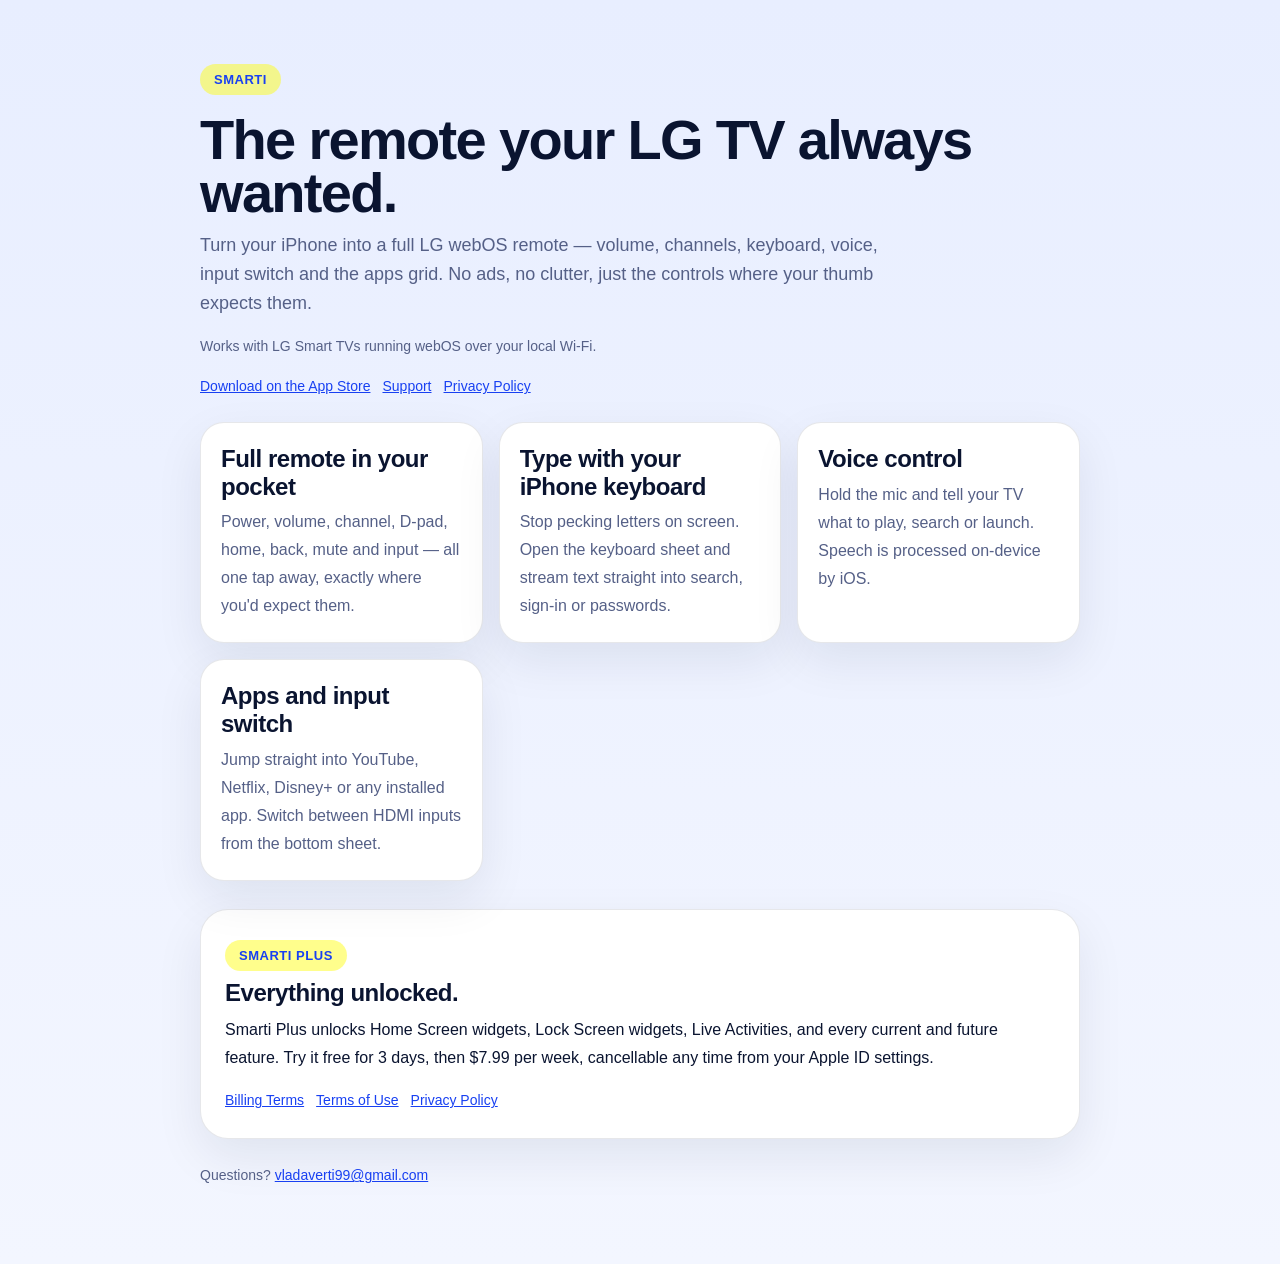
<file: index.html>
<!doctype html>
<html lang="en">
  <head>
    <meta charset="utf-8" />
    <meta name="viewport" content="width=device-width, initial-scale=1" />
    <title>Smarti — LG TV Remote</title>
    <link rel="stylesheet" href="./assets/legal.css" />
  </head>
  <body>
    <main class="page">
      <section class="hero">
        <span class="eyebrow">Smarti</span>
        <h1>The remote your LG TV always wanted.</h1>
        <p class="subtitle">
          Turn your iPhone into a full LG webOS remote — volume, channels, keyboard, voice, input switch and the apps grid.
          No ads, no clutter, just the controls where your thumb expects them.
        </p>
        <p class="meta">Works with LG Smart TVs running webOS over your local Wi-Fi.</p>
        <nav class="nav">
          <a href="https://apps.apple.com/app/id6757125273">Download on the App Store</a>
          <a href="./support/">Support</a>
          <a href="./privacy-policy/">Privacy Policy</a>
        </nav>
      </section>

      <section class="grid">
        <div class="link-card">
          <h2>Full remote in your pocket</h2>
          <p>Power, volume, channel, D-pad, home, back, mute and input — all one tap away, exactly where you'd expect them.</p>
        </div>

        <div class="link-card">
          <h2>Type with your iPhone keyboard</h2>
          <p>Stop pecking letters on screen. Open the keyboard sheet and stream text straight into search, sign-in or passwords.</p>
        </div>

        <div class="link-card">
          <h2>Voice control</h2>
          <p>Hold the mic and tell your TV what to play, search or launch. Speech is processed on-device by iOS.</p>
        </div>

        <div class="link-card">
          <h2>Apps and input switch</h2>
          <p>Jump straight into YouTube, Netflix, Disney+ or any installed app. Switch between HDMI inputs from the bottom sheet.</p>
        </div>
      </section>

      <section class="card">
        <span class="eyebrow">Smarti Plus</span>
        <h2>Everything unlocked.</h2>
        <p>
          Smarti Plus unlocks Home Screen widgets, Lock Screen widgets, Live Activities, and every current and future feature.
          Try it free for 3 days, then $7.99 per week, cancellable any time from your Apple ID settings.
        </p>
        <nav class="nav">
          <a href="./billing-terms/">Billing Terms</a>
          <a href="./terms-of-use/">Terms of Use</a>
          <a href="./privacy-policy/">Privacy Policy</a>
        </nav>
      </section>

      <p class="footer">Questions? <a href="mailto:vladaverti99@gmail.com">vladaverti99@gmail.com</a></p>
    </main>
  </body>
</html>
</file>
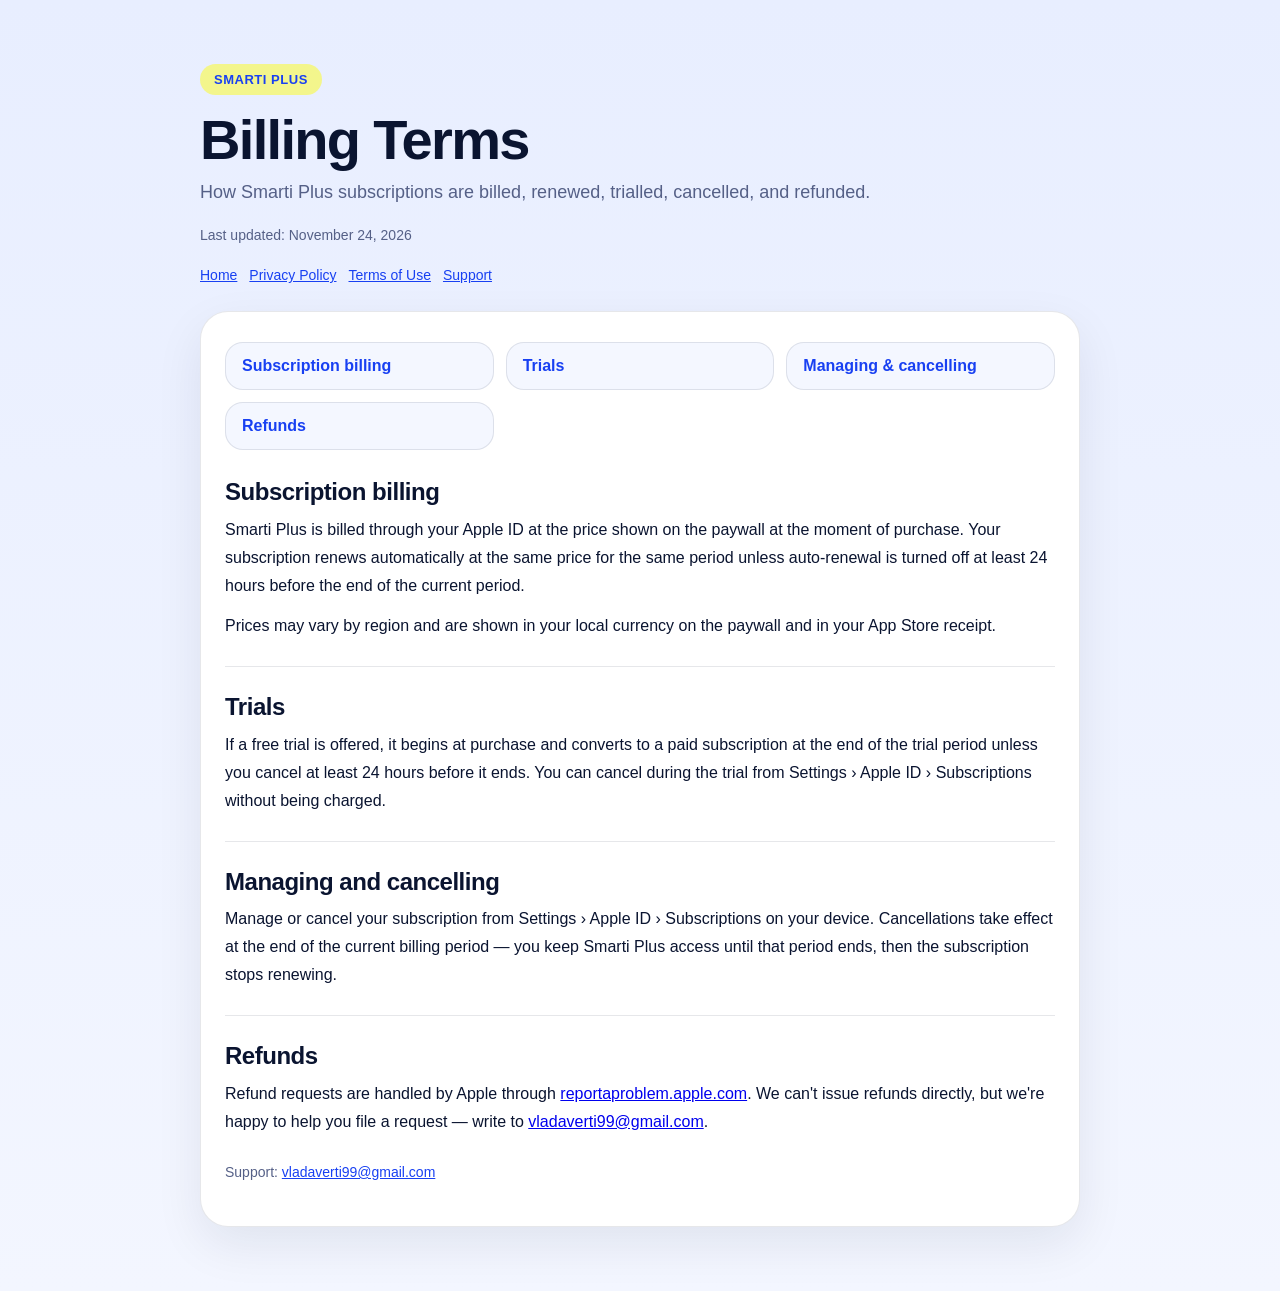
<file: billing-terms/index.html>
<!doctype html>
<html lang="en">
  <head>
    <meta charset="utf-8" />
    <meta name="viewport" content="width=device-width, initial-scale=1" />
    <title>Smarti Billing Terms</title>
    <link rel="stylesheet" href="../assets/legal.css" />
  </head>
  <body>
    <main class="page">
      <section class="hero">
        <span class="eyebrow">Smarti Plus</span>
        <h1>Billing Terms</h1>
        <p class="subtitle">
          How Smarti Plus subscriptions are billed, renewed, trialled, cancelled, and refunded.
        </p>
        <p class="meta">Last updated: November 24, 2026</p>
        <nav class="nav">
          <a href="../">Home</a>
          <a href="../privacy-policy/">Privacy Policy</a>
          <a href="../terms-of-use/">Terms of Use</a>
          <a href="../support/">Support</a>
        </nav>
      </section>

      <section class="card">
        <div class="toc">
          <a href="#billing">Subscription billing</a>
          <a href="#trial">Trials</a>
          <a href="#manage">Managing &amp; cancelling</a>
          <a href="#refunds">Refunds</a>
        </div>

        <section class="section" id="billing">
          <h2>Subscription billing</h2>
          <p>Smarti Plus is billed through your Apple ID at the price shown on the paywall at the moment of purchase. Your subscription renews automatically at the same price for the same period unless auto-renewal is turned off at least 24 hours before the end of the current period.</p>
          <p>Prices may vary by region and are shown in your local currency on the paywall and in your App Store receipt.</p>
        </section>

        <section class="section" id="trial">
          <h2>Trials</h2>
          <p>If a free trial is offered, it begins at purchase and converts to a paid subscription at the end of the trial period unless you cancel at least 24 hours before it ends. You can cancel during the trial from Settings &rsaquo; Apple ID &rsaquo; Subscriptions without being charged.</p>
        </section>

        <section class="section" id="manage">
          <h2>Managing and cancelling</h2>
          <p>Manage or cancel your subscription from Settings &rsaquo; Apple ID &rsaquo; Subscriptions on your device. Cancellations take effect at the end of the current billing period — you keep Smarti Plus access until that period ends, then the subscription stops renewing.</p>
        </section>

        <section class="section" id="refunds">
          <h2>Refunds</h2>
          <p>Refund requests are handled by Apple through <a href="https://reportaproblem.apple.com">reportaproblem.apple.com</a>. We can't issue refunds directly, but we're happy to help you file a request — write to <a href="mailto:vladaverti99@gmail.com">vladaverti99@gmail.com</a>.</p>
        </section>

        <p class="footer">Support: <a href="mailto:vladaverti99@gmail.com">vladaverti99@gmail.com</a></p>
      </section>
    </main>
  </body>
</html>
</file>
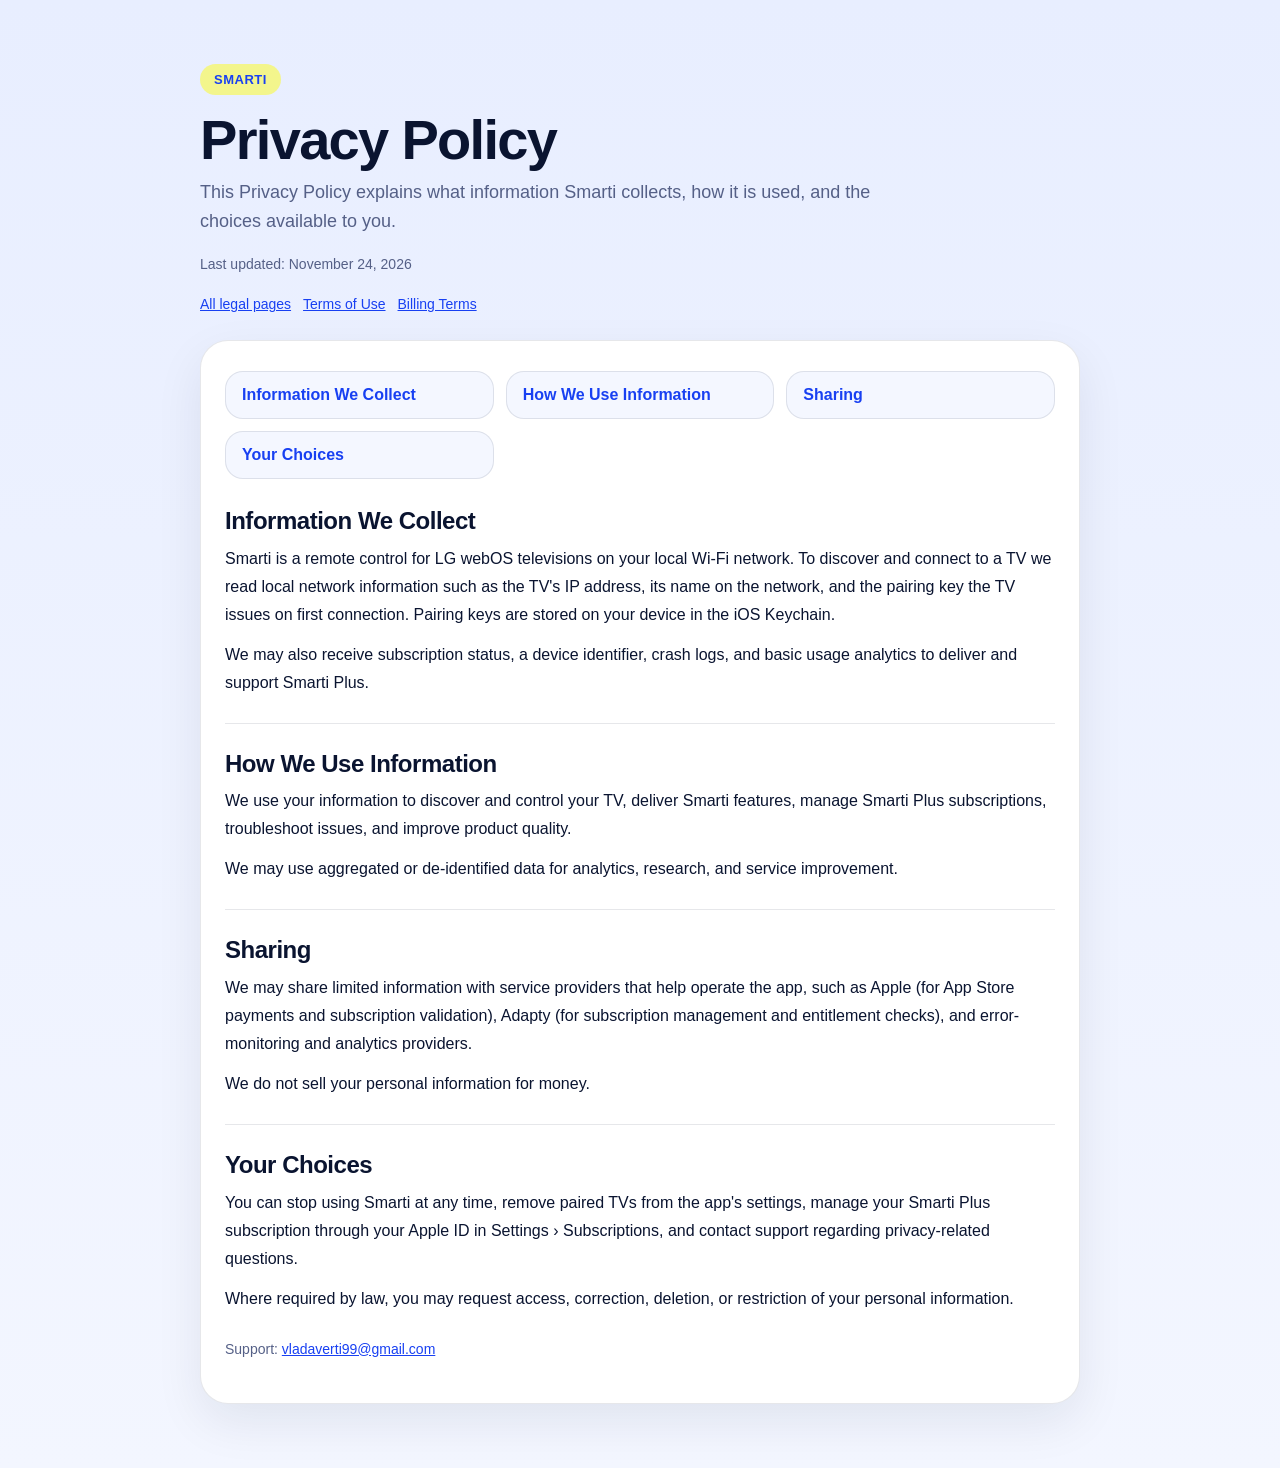
<file: privacy-policy/index.html>
<!doctype html>
<html lang="en">
  <head>
    <meta charset="utf-8" />
    <meta name="viewport" content="width=device-width, initial-scale=1" />
    <title>Smarti Privacy Policy</title>
    <link rel="stylesheet" href="../assets/legal.css" />
  </head>
  <body>
    <main class="page">
      <section class="hero">
        <span class="eyebrow">Smarti</span>
        <h1>Privacy Policy</h1>
        <p class="subtitle">
          This Privacy Policy explains what information Smarti collects, how it is used, and the choices available to you.
        </p>
        <p class="meta">Last updated: November 24, 2026</p>
        <nav class="nav">
          <a href="../">All legal pages</a>
          <a href="../terms-of-use/">Terms of Use</a>
          <a href="../billing-terms/">Billing Terms</a>
        </nav>
      </section>

      <section class="card">
        <div class="toc">
          <a href="#collect">Information We Collect</a>
          <a href="#use">How We Use Information</a>
          <a href="#sharing">Sharing</a>
          <a href="#choices">Your Choices</a>
        </div>

        <section class="section" id="collect">
          <h2>Information We Collect</h2>
          <p>Smarti is a remote control for LG webOS televisions on your local Wi-Fi network. To discover and connect to a TV we read local network information such as the TV's IP address, its name on the network, and the pairing key the TV issues on first connection. Pairing keys are stored on your device in the iOS Keychain.</p>
          <p>We may also receive subscription status, a device identifier, crash logs, and basic usage analytics to deliver and support Smarti Plus.</p>
        </section>

        <section class="section" id="use">
          <h2>How We Use Information</h2>
          <p>We use your information to discover and control your TV, deliver Smarti features, manage Smarti Plus subscriptions, troubleshoot issues, and improve product quality.</p>
          <p>We may use aggregated or de-identified data for analytics, research, and service improvement.</p>
        </section>

        <section class="section" id="sharing">
          <h2>Sharing</h2>
          <p>We may share limited information with service providers that help operate the app, such as Apple (for App Store payments and subscription validation), Adapty (for subscription management and entitlement checks), and error-monitoring and analytics providers.</p>
          <p>We do not sell your personal information for money.</p>
        </section>

        <section class="section" id="choices">
          <h2>Your Choices</h2>
          <p>You can stop using Smarti at any time, remove paired TVs from the app's settings, manage your Smarti Plus subscription through your Apple ID in Settings &rsaquo; Subscriptions, and contact support regarding privacy-related questions.</p>
          <p>Where required by law, you may request access, correction, deletion, or restriction of your personal information.</p>
        </section>

        <p class="footer">Support: <a href="mailto:vladaverti99@gmail.com">vladaverti99@gmail.com</a></p>
      </section>
    </main>
  </body>
</html>
</file>
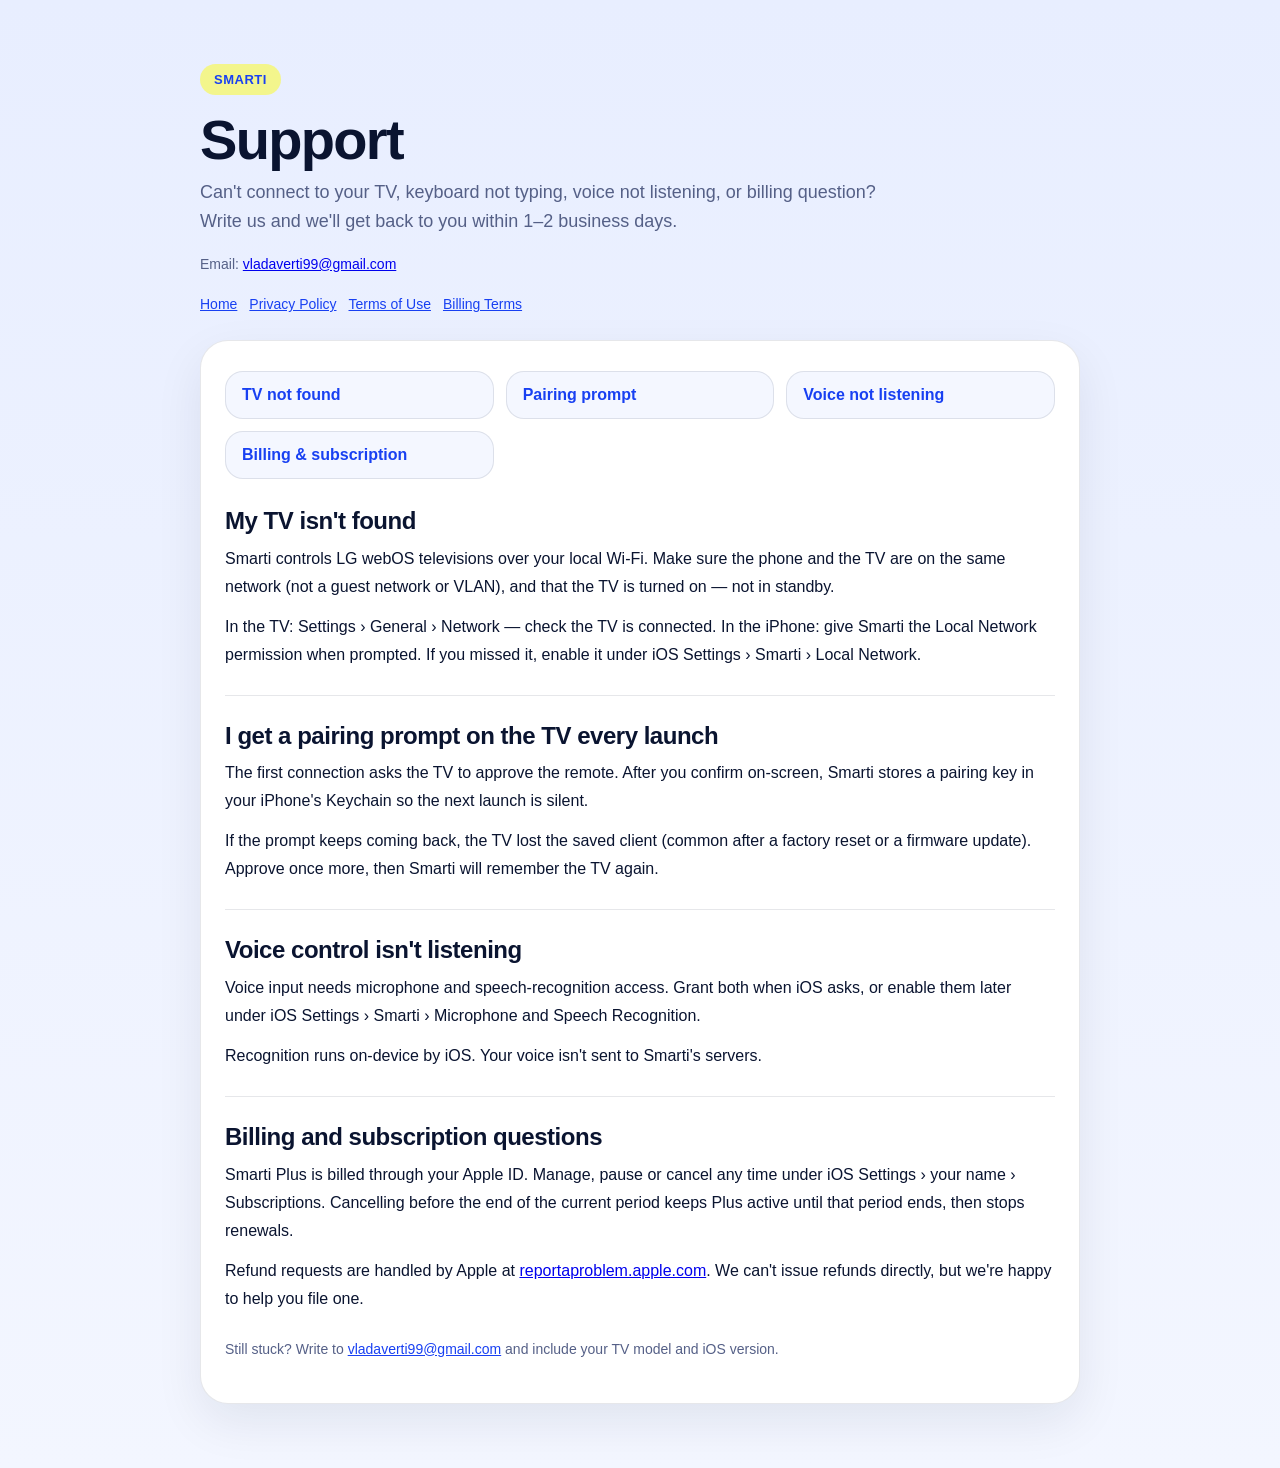
<file: support/index.html>
<!doctype html>
<html lang="en">
  <head>
    <meta charset="utf-8" />
    <meta name="viewport" content="width=device-width, initial-scale=1" />
    <title>Smarti Support</title>
    <link rel="stylesheet" href="../assets/legal.css" />
  </head>
  <body>
    <main class="page">
      <section class="hero">
        <span class="eyebrow">Smarti</span>
        <h1>Support</h1>
        <p class="subtitle">
          Can't connect to your TV, keyboard not typing, voice not listening, or billing question?
          Write us and we'll get back to you within 1–2 business days.
        </p>
        <p class="meta">Email: <a href="mailto:vladaverti99@gmail.com">vladaverti99@gmail.com</a></p>
        <nav class="nav">
          <a href="../">Home</a>
          <a href="../privacy-policy/">Privacy Policy</a>
          <a href="../terms-of-use/">Terms of Use</a>
          <a href="../billing-terms/">Billing Terms</a>
        </nav>
      </section>

      <section class="card">
        <div class="toc">
          <a href="#tv">TV not found</a>
          <a href="#pairing">Pairing prompt</a>
          <a href="#voice">Voice not listening</a>
          <a href="#billing">Billing &amp; subscription</a>
        </div>

        <section class="section" id="tv">
          <h2>My TV isn't found</h2>
          <p>Smarti controls LG webOS televisions over your local Wi-Fi. Make sure the phone and the TV are on the same network (not a guest network or VLAN), and that the TV is turned on — not in standby.</p>
          <p>In the TV: Settings &rsaquo; General &rsaquo; Network — check the TV is connected. In the iPhone: give Smarti the Local Network permission when prompted. If you missed it, enable it under iOS Settings &rsaquo; Smarti &rsaquo; Local Network.</p>
        </section>

        <section class="section" id="pairing">
          <h2>I get a pairing prompt on the TV every launch</h2>
          <p>The first connection asks the TV to approve the remote. After you confirm on-screen, Smarti stores a pairing key in your iPhone's Keychain so the next launch is silent.</p>
          <p>If the prompt keeps coming back, the TV lost the saved client (common after a factory reset or a firmware update). Approve once more, then Smarti will remember the TV again.</p>
        </section>

        <section class="section" id="voice">
          <h2>Voice control isn't listening</h2>
          <p>Voice input needs microphone and speech-recognition access. Grant both when iOS asks, or enable them later under iOS Settings &rsaquo; Smarti &rsaquo; Microphone and Speech Recognition.</p>
          <p>Recognition runs on-device by iOS. Your voice isn't sent to Smarti's servers.</p>
        </section>

        <section class="section" id="billing">
          <h2>Billing and subscription questions</h2>
          <p>Smarti Plus is billed through your Apple ID. Manage, pause or cancel any time under iOS Settings &rsaquo; your name &rsaquo; Subscriptions. Cancelling before the end of the current period keeps Plus active until that period ends, then stops renewals.</p>
          <p>Refund requests are handled by Apple at <a href="https://reportaproblem.apple.com">reportaproblem.apple.com</a>. We can't issue refunds directly, but we're happy to help you file one.</p>
        </section>

        <p class="footer">Still stuck? Write to <a href="mailto:vladaverti99@gmail.com">vladaverti99@gmail.com</a> and include your TV model and iOS version.</p>
      </section>
    </main>
  </body>
</html>
</file>
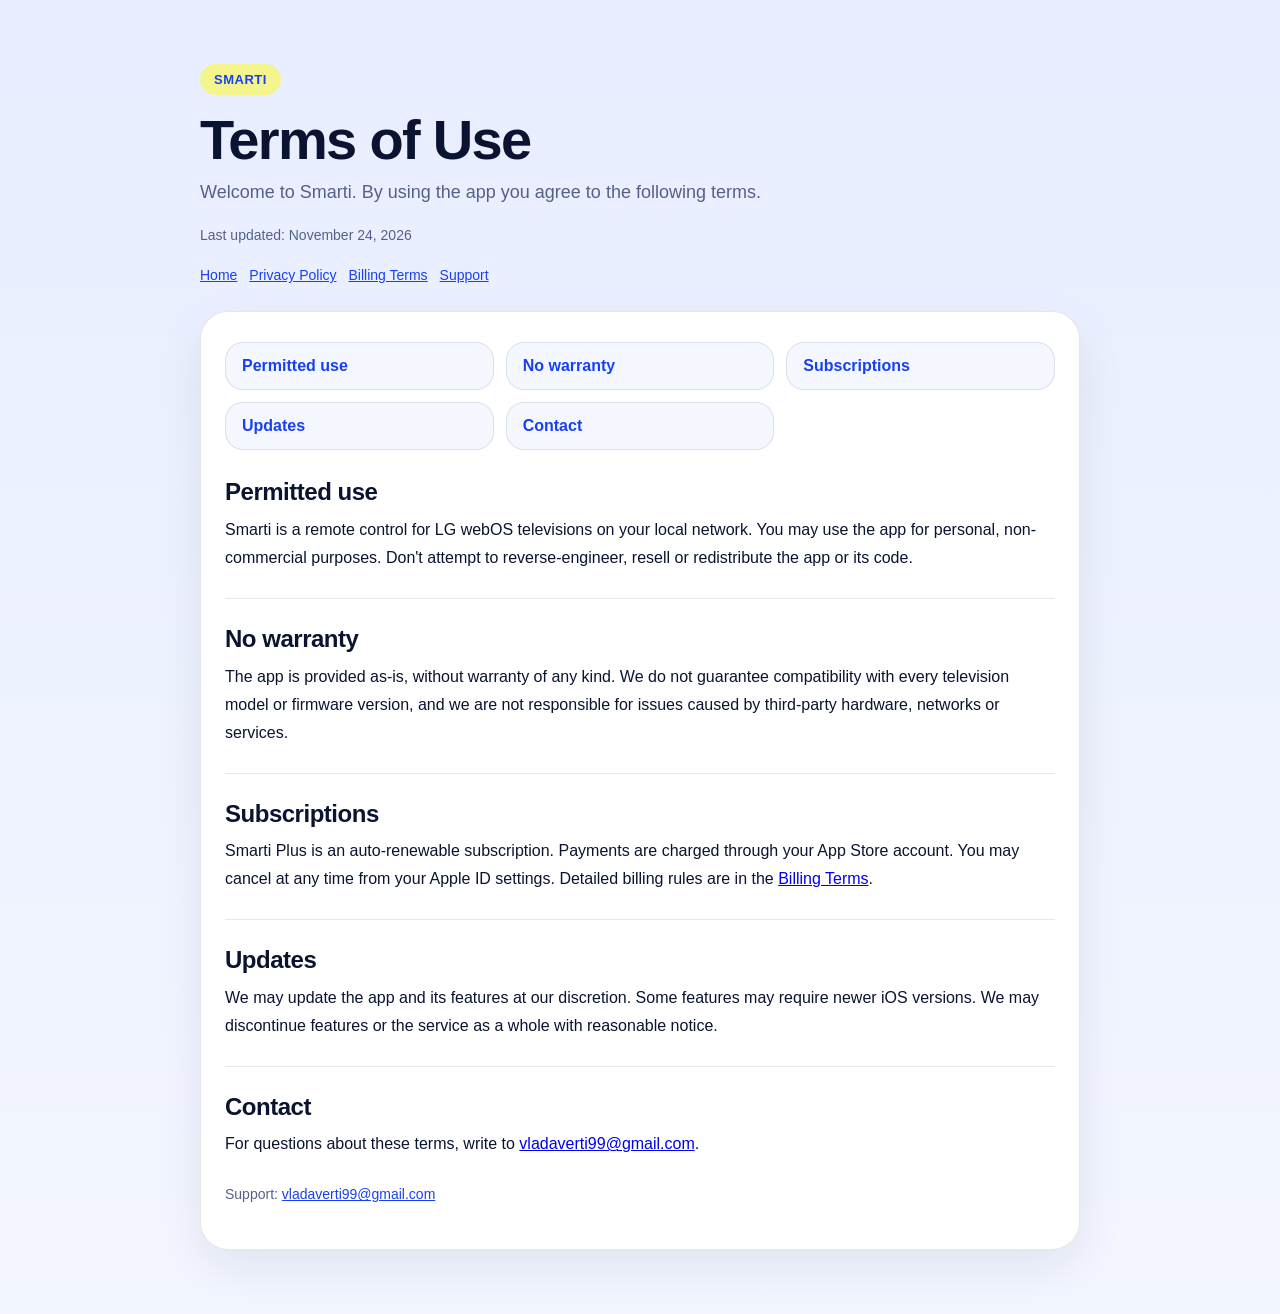
<file: terms-of-use/index.html>
<!doctype html>
<html lang="en">
  <head>
    <meta charset="utf-8" />
    <meta name="viewport" content="width=device-width, initial-scale=1" />
    <title>Smarti Terms of Use</title>
    <link rel="stylesheet" href="../assets/legal.css" />
  </head>
  <body>
    <main class="page">
      <section class="hero">
        <span class="eyebrow">Smarti</span>
        <h1>Terms of Use</h1>
        <p class="subtitle">
          Welcome to Smarti. By using the app you agree to the following terms.
        </p>
        <p class="meta">Last updated: November 24, 2026</p>
        <nav class="nav">
          <a href="../">Home</a>
          <a href="../privacy-policy/">Privacy Policy</a>
          <a href="../billing-terms/">Billing Terms</a>
          <a href="../support/">Support</a>
        </nav>
      </section>

      <section class="card">
        <div class="toc">
          <a href="#use">Permitted use</a>
          <a href="#warranty">No warranty</a>
          <a href="#subs">Subscriptions</a>
          <a href="#updates">Updates</a>
          <a href="#contact">Contact</a>
        </div>

        <section class="section" id="use">
          <h2>Permitted use</h2>
          <p>Smarti is a remote control for LG webOS televisions on your local network. You may use the app for personal, non-commercial purposes. Don't attempt to reverse-engineer, resell or redistribute the app or its code.</p>
        </section>

        <section class="section" id="warranty">
          <h2>No warranty</h2>
          <p>The app is provided as-is, without warranty of any kind. We do not guarantee compatibility with every television model or firmware version, and we are not responsible for issues caused by third-party hardware, networks or services.</p>
        </section>

        <section class="section" id="subs">
          <h2>Subscriptions</h2>
          <p>Smarti Plus is an auto-renewable subscription. Payments are charged through your App Store account. You may cancel at any time from your Apple ID settings. Detailed billing rules are in the <a href="../billing-terms/">Billing Terms</a>.</p>
        </section>

        <section class="section" id="updates">
          <h2>Updates</h2>
          <p>We may update the app and its features at our discretion. Some features may require newer iOS versions. We may discontinue features or the service as a whole with reasonable notice.</p>
        </section>

        <section class="section" id="contact">
          <h2>Contact</h2>
          <p>For questions about these terms, write to <a href="mailto:vladaverti99@gmail.com">vladaverti99@gmail.com</a>.</p>
        </section>

        <p class="footer">Support: <a href="mailto:vladaverti99@gmail.com">vladaverti99@gmail.com</a></p>
      </section>
    </main>
  </body>
</html>
</file>
<file: assets/legal.css>
:root {
  --bg: #f3f6ff;
  --surface: #ffffff;
  --text: #0a1430;
  --muted: #556087;
  --line: rgba(10, 20, 48, 0.1);
  --accent: #fffd02;
  --accent-strong: #1840f2;
  --shadow: 0 18px 48px rgba(10, 20, 48, 0.08);
}

* {
  box-sizing: border-box;
}

html, body {
  margin: 0;
  padding: 0;
  background: linear-gradient(180deg, #e8eeff 0%, var(--bg) 100%);
  color: var(--text);
  font-family: "Avenir Next", "Segoe UI", sans-serif;
}

body {
  min-height: 100vh;
}

.page {
  width: min(880px, calc(100% - 32px));
  margin: 0 auto;
  padding: 40px 0 64px;
}

.hero {
  padding: 24px 0 28px;
}

.eyebrow {
  display: inline-block;
  padding: 8px 14px;
  border-radius: 999px;
  background: rgba(255, 253, 2, 0.45);
  color: var(--accent-strong);
  font-size: 13px;
  font-weight: 700;
  letter-spacing: 0.04em;
  text-transform: uppercase;
}

h1 {
  margin: 18px 0 12px;
  font-size: clamp(36px, 6vw, 56px);
  line-height: 0.95;
  letter-spacing: -0.03em;
}

.subtitle {
  max-width: 720px;
  margin: 0;
  color: var(--muted);
  font-size: 18px;
  line-height: 1.6;
}

.meta {
  margin-top: 16px;
  color: var(--muted);
  font-size: 14px;
}

.card {
  background: var(--surface);
  border: 1px solid var(--line);
  border-radius: 28px;
  box-shadow: var(--shadow);
  padding: 30px 24px;
}

.toc {
  display: grid;
  grid-template-columns: repeat(auto-fit, minmax(220px, 1fr));
  gap: 12px;
  margin-bottom: 28px;
}

.toc a {
  display: block;
  text-decoration: none;
  color: var(--accent-strong);
  background: #f4f7ff;
  border: 1px solid var(--line);
  border-radius: 18px;
  padding: 14px 16px;
  font-weight: 600;
}

.section + .section {
  margin-top: 26px;
  padding-top: 26px;
  border-top: 1px solid var(--line);
}

h2 {
  margin: 0 0 10px;
  font-size: 24px;
  line-height: 1.15;
  letter-spacing: -0.02em;
}

p {
  margin: 0 0 12px;
  color: var(--text);
  font-size: 16px;
  line-height: 1.75;
}

.footer {
  margin-top: 24px;
  color: var(--muted);
  font-size: 14px;
}

.footer a, .nav a {
  color: var(--accent-strong);
}

.nav {
  display: flex;
  flex-wrap: wrap;
  gap: 12px;
  margin-top: 20px;
  color: var(--muted);
  font-size: 14px;
}

.grid {
  display: grid;
  grid-template-columns: repeat(auto-fit, minmax(240px, 1fr));
  gap: 16px;
  margin-bottom: 28px;
}

.link-card {
  display: block;
  text-decoration: none;
  color: inherit;
  background: var(--surface);
  border: 1px solid var(--line);
  border-radius: 24px;
  box-shadow: var(--shadow);
  padding: 22px 20px;
}

.link-card h2 {
  margin-bottom: 8px;
}

.link-card p {
  color: var(--muted);
  margin: 0;
}

.card > .eyebrow {
  margin-bottom: 8px;
}

@media (max-width: 640px) {
  .page {
    width: min(100% - 20px, 880px);
    padding-top: 28px;
    padding-bottom: 40px;
  }

  .card {
    border-radius: 22px;
    padding: 22px 18px;
  }
}
</file>
